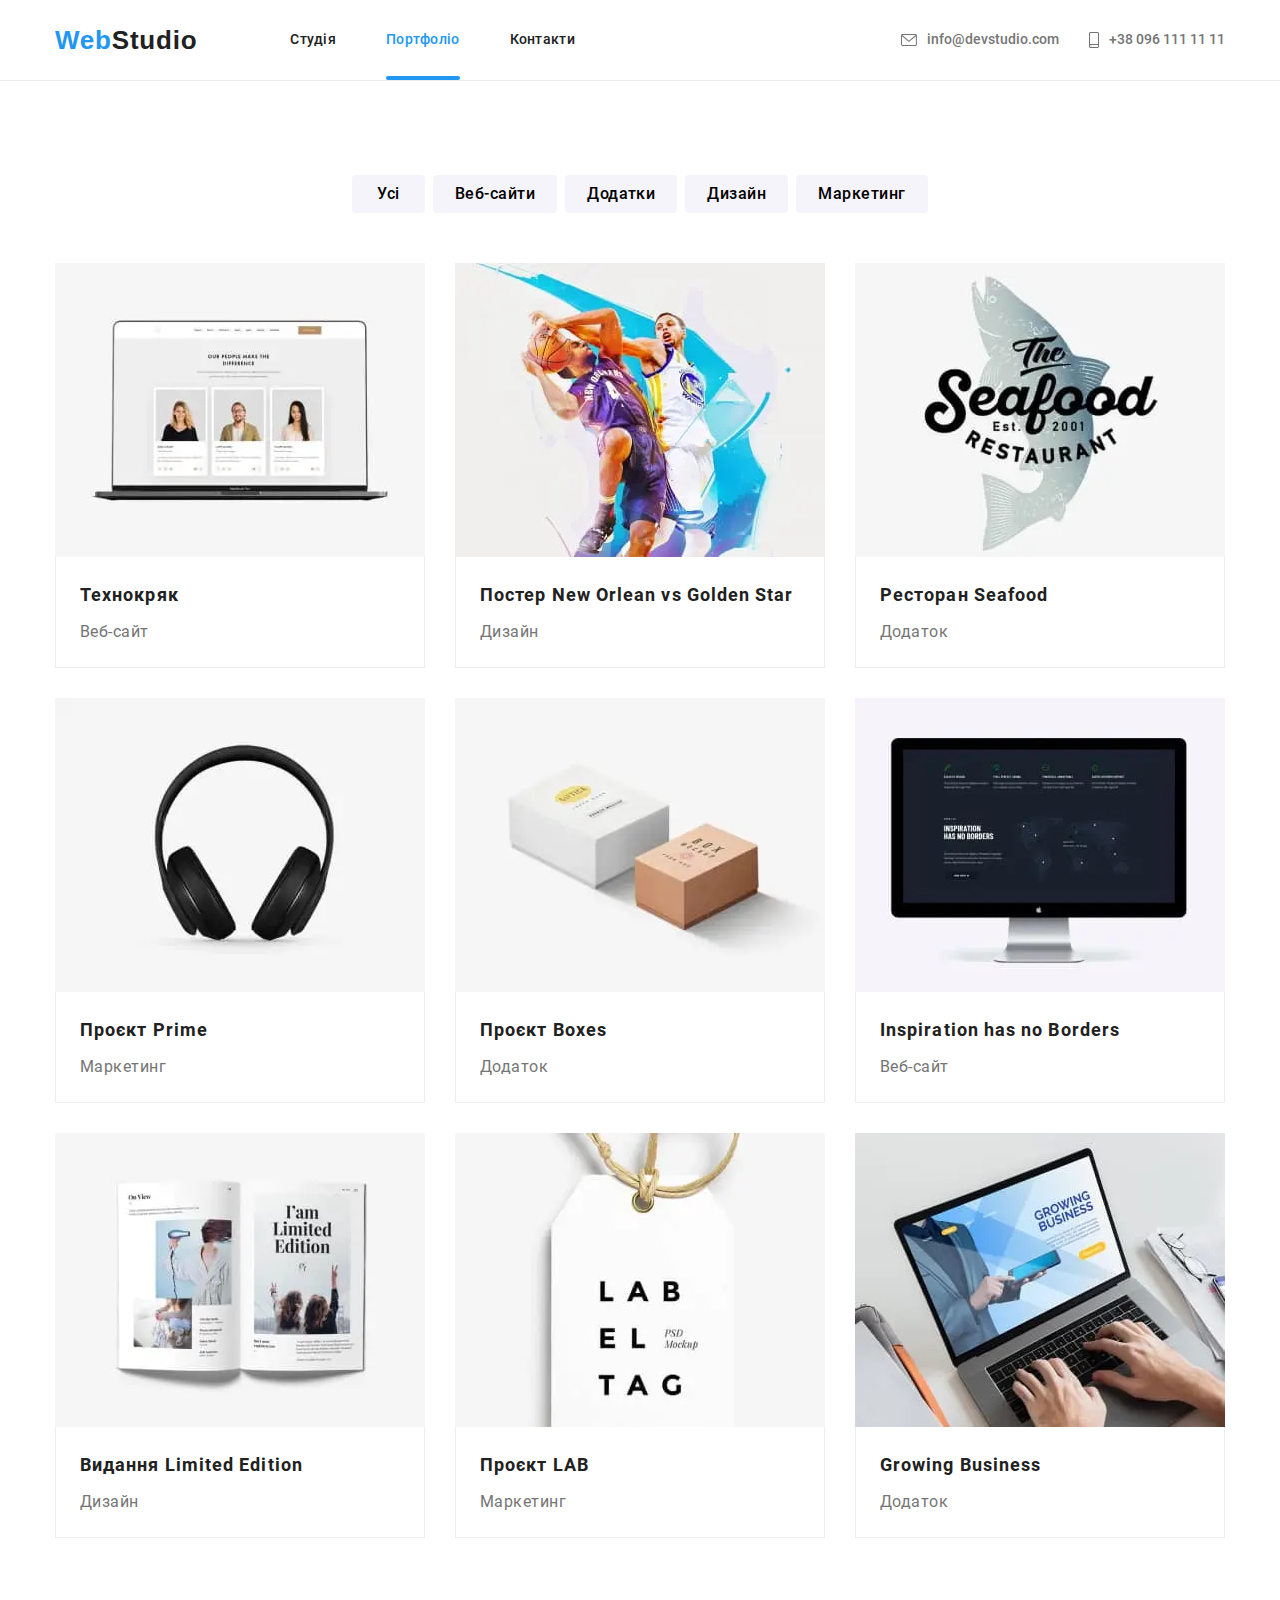
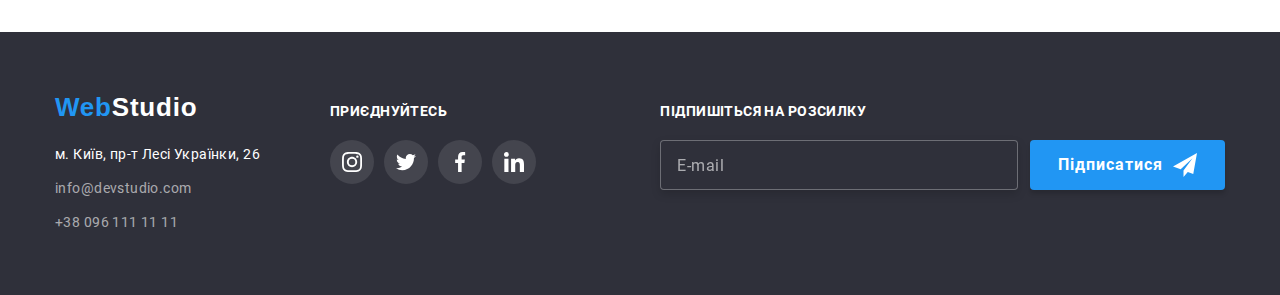
<file: portfolio.html>
<!DOCTYPE html>
<html lang="uk">
  <head>
    <meta charset="UTF-8" />
    <meta http-equiv="X-UA-Compatible" content="IE=edge" />
    <meta name="viewport" content="width=device-width, initial-scale=1.0" />
    <title>Portfolio</title>
    <!-- Завантаження шрифтів -->
    <!-- <link rel="preconnect" href="https://fonts.googleapis.com" />
    <link rel="preconnect" href="https://fonts.gstatic.com" crossorigin />
    <link
      href="https://fonts.googleapis.com/css2?family=Raleway:wght@700&family=Roboto:wght@400;500;700;900&display=swap"
      rel="stylesheet"
    /> -->
    <!-- нормализація стилів для роботи сторінок сайту на різних браузерах -->
    <!-- <link
      rel="stylesheet"
      href="https://cdnjs.cloudflare.com/ajax/libs/modern-normalize/1.1.0/modern-normalize.min.css"
    /> -->
    <!-- Завантаження таблиці стилів -->
    <link rel="stylesheet" href="./css/main.min.css" />
  </head>
  <body>
    <header class="header header--border">
      <div class="container header__container">
        <nav class="nav">
          <a href="./index.html" class="logo">Web<span class="logo__header">Studio</span></a>
          <ul class="nav__list">
            <li class="nav__item">
              <a href="./index.html" class="nav__link">Студія</a>
            </li>
            <li class="nav__item">
              <a href="./portfolio.html" class="nav__link current">Портфоліо</a>
            </li>
            <li class="nav__item"><a href="" class="nav__link">Контакти</a></li>
          </ul>
        </nav>

        <ul class="contacts">
          <li class="contacts__item">
            <a class="contacts__link" href="mailto:info@devstudio.com">
              <svg class="contacts__icon" width="16px" height="12px">
                <use href="./images/icons.svg#icon-envelope"></use>
              </svg>
              info@devstudio.com
            </a>
          </li>
          <li class="contacts__item">
            <a class="contacts__link" href="tel:+380961111111">
              <svg class="contacts__icon" width="10px" height="16px">
                <use href="./images/icons.svg#icon-smartphone"></use>
              </svg>
              +38 096 111 11 11
            </a>
          </li>
        </ul>

        <button class="header__btn-burger js-open-menu">
          <svg width="40px" height="40px" aria-label="Перемикач мобільного меню">
            <use class="icon-menu" href="./images/icons.svg#icon-burger-menu"></use>
            <!-- <use class="icon-cross" href="./images/icons.svg#icon-burger-cross"></use> -->
          </svg>
        </button>
      </div>
    </header>

    <main>
      <section class="projects">
        <div class="container">
          <h1 class="section-caption visually-hidden">Приклади робіт нашої студії</h1>
          <!-- фільтер -->
          <ul class="filter">
            <li class="filter__item">
              <button type="button" class="filter__btn filter__btn--first">Усі</button>
            </li>
            <li class="filter__item">
              <button type="button" class="filter__btn">Веб-сайти</button>
            </li>
            <li class="filter__item"><button type="button" class="filter__btn">Додатки</button></li>
            <li class="filter__item"><button type="button" class="filter__btn">Дизайн</button></li>
            <li class="filter__item">
              <button type="button" class="filter__btn">Маркетинг</button>
            </li>
          </ul>

          <!-- Список проектів -->
          <ul class="projects__list">
            <li class="projects__item">
              <a href="" class="projects__link">
                <div class="projects__thumb">
                  <picture>
                    <source
                      srcset="
                        ./images/portfolio/webp/img1-mobile.webp    1x,
                        ./images/portfolio/webp/img1-mobile@2x.webp 2x,
                        ./images/portfolio/webp/img1-mobile@3x.webp 3x
                      "
                      type="image/webp"
                      media="(max-width: 767px)"
                    />
                    <source
                      srcset="
                        ./images/portfolio/webp/img1-tablet.webp    1x,
                        ./images/portfolio/webp/img1-tablet@2x.webp 2x,
                        ./images/portfolio/webp/img1-tablet@3x.webp 3x
                      "
                      type="image/webp"
                      media="(max-width: 1199px)"
                    />
                    <source
                      srcset="
                        ./images/portfolio/webp/img1-desktop.webp    1x,
                        ./images/portfolio/webp/img1-desktop@2x.webp 2x,
                        ./images/portfolio/webp/img1-desktop@3x.webp 3x
                      "
                      type="image/webp"
                      media="(min-width: 1200px)"
                    />

                    <source
                      srcset="
                        ./images/portfolio/jpg/img1-mobile.jpg    1x,
                        ./images/portfolio/jpg/img1-mobile@2x.jpg 2x,
                        ./images/portfolio/jpg/img1-mobile@3x.jpg 3x
                      "
                      type="image/jpg"
                      media="(max-width: 767px)"
                    />
                    <source
                      srcset="
                        ./images/portfolio/jpg/img1-tablet.jpg    1x,
                        ./images/portfolio/jpg/img1-tablet@2x.jpg 2x,
                        ./images/portfolio/jpg/img1-tablet@3x.jpg 3x
                      "
                      type="image/jpg"
                      media="(max-width: 1199px)"
                    />
                    <source
                      srcset="
                        ./images/portfolio/jpg/img1-desktop.jpg    1x,
                        ./images/portfolio/jpg/img1-desktop@2x.jpg 2x,
                        ./images/portfolio/jpg/img1-desktop@3x.jpg 3x
                      "
                      type="image/jpg"
                      media="(min-width: 1200px)"
                    />

                    <img src="./images/portfolio/jpg/img1-mobile.jpg" alt="Технокряк, веб-сайт" />
                  </picture>

                  <p class="projects__overlay">
                    Ресурс пропонує комплексні пропозиції з різним рівнем функціоналу та сервісів.
                    Все це дозволить відвідувачу отримати вичерпні відомості про компанію чи
                    приватну особу.
                  </p>
                </div>
                <div class="projects__text-box">
                  <h2 class="projects__title">Технокряк</h2>
                  <p class="projects__subtitle">Веб-сайт</p>
                </div>
              </a>
            </li>

            <li class="projects__item">
              <a href="" class="projects__link">
                <div class="projects__thumb">
                  <picture>
                    <source
                      srcset="
                        ./images/portfolio/webp/img2-mobile.webp    1x,
                        ./images/portfolio/webp/img2-mobile@2x.webp 2x,
                        ./images/portfolio/webp/img2-mobile@3x.webp 3x
                      "
                      type="image/webp"
                      media="(max-width: 767px)"
                    />
                    <source
                      srcset="
                        ./images/portfolio/webp/img2-tablet.webp    1x,
                        ./images/portfolio/webp/img2-tablet@2x.webp 2x,
                        ./images/portfolio/webp/img2-tablet@3x.webp 3x
                      "
                      type="image/webp"
                      media="(max-width: 1199px)"
                    />
                    <source
                      srcset="
                        ./images/portfolio/webp/img2-desktop.webp    1x,
                        ./images/portfolio/webp/img2-desktop@2x.webp 2x,
                        ./images/portfolio/webp/img2-desktop@3x.webp 3x
                      "
                      type="image/webp"
                      media="(min-width: 1200px)"
                    />

                    <source
                      srcset="
                        ./images/portfolio/jpg/img2-mobile.jpg    1x,
                        ./images/portfolio/jpg/img2-mobile@2x.jpg 2x,
                        ./images/portfolio/jpg/img2-mobile@3x.jpg 3x
                      "
                      type="image/jpg"
                      media="(max-width: 767px)"
                    />
                    <source
                      srcset="
                        ./images/portfolio/jpg/img2-tablet.jpg    1x,
                        ./images/portfolio/jpg/img2-tablet@2x.jpg 2x,
                        ./images/portfolio/jpg/img2-tablet@3x.jpg 3x
                      "
                      type="image/jpg"
                      media="(max-width: 1199px)"
                    />
                    <source
                      srcset="
                        ./images/portfolio/jpg/img2-desktop.jpg    1x,
                        ./images/portfolio/jpg/img2-desktop@2x.jpg 2x,
                        ./images/portfolio/jpg/img2-desktop@3x.jpg 3x
                      "
                      type="image/jpg"
                      media="(min-width: 1200px)"
                    />

                    <img
                      src="./images/portfolio/jpg/img2-mobile.jpg"
                      alt="Постер New Orlean vs Golden Star, дизайн"
                    />
                  </picture>

                  <p class="projects__overlay">
                    Ресурс пропонує комплексні пропозиції з різним рівнем функціоналу та сервісів.
                    Все це дозволить відвідувачу отримати вичерпні відомості про компанію чи
                    приватну особу.
                  </p>
                </div>
                <div class="projects__text-box">
                  <h2 class="projects__title">Постер New Orlean vs Golden Star</h2>
                  <p class="projects__subtitle">Дизайн</p>
                </div>
              </a>
            </li>

            <li class="projects__item">
              <a href="" class="projects__link">
                <div class="projects__thumb">
                  <picture>
                    <source
                      srcset="
                        ./images/portfolio/webp/img3-mobile.webp    1x,
                        ./images/portfolio/webp/img3-mobile@2x.webp 2x,
                        ./images/portfolio/webp/img3-mobile@3x.webp 3x
                      "
                      type="image/webp"
                      media="(max-width: 767px)"
                    />
                    <source
                      srcset="
                        ./images/portfolio/webp/img3-tablet.webp    1x,
                        ./images/portfolio/webp/img3-tablet@2x.webp 2x,
                        ./images/portfolio/webp/img3-tablet@3x.webp 3x
                      "
                      type="image/webp"
                      media="(max-width: 1199px)"
                    />
                    <source
                      srcset="
                        ./images/portfolio/webp/img3-desktop.webp    1x,
                        ./images/portfolio/webp/img3-desktop@2x.webp 2x,
                        ./images/portfolio/webp/img3-desktop@3x.webp 3x
                      "
                      type="image/webp"
                      media="(min-width: 1200px)"
                    />

                    <source
                      srcset="
                        ./images/portfolio/jpg/img3-mobile.jpg    1x,
                        ./images/portfolio/jpg/img3-mobile@2x.jpg 2x,
                        ./images/portfolio/jpg/img3-mobile@3x.jpg 3x
                      "
                      type="image/jpg"
                      media="(max-width: 767px)"
                    />
                    <source
                      srcset="
                        ./images/portfolio/jpg/img3-tablet.jpg    1x,
                        ./images/portfolio/jpg/img3-tablet@2x.jpg 2x,
                        ./images/portfolio/jpg/img3-tablet@3x.jpg 3x
                      "
                      type="image/jpg"
                      media="(max-width: 1199px)"
                    />
                    <source
                      srcset="
                        ./images/portfolio/jpg/img3-desktop.jpg    1x,
                        ./images/portfolio/jpg/img3-desktop@2x.jpg 2x,
                        ./images/portfolio/jpg/img3-desktop@3x.jpg 3x
                      "
                      type="image/jpg"
                      media="(min-width: 1200px)"
                    />

                    <img
                      src="./images/portfolio/jpg/img3-mobile.jpg"
                      alt="Ресторан Seafood, додаток"
                    />
                  </picture>

                  <p class="projects__overlay">
                    Ресурс пропонує комплексні пропозиції з різним рівнем функціоналу та сервісів.
                    Все це дозволить відвідувачу отримати вичерпні відомості про компанію чи
                    приватну особу.
                  </p>
                </div>
                <div class="projects__text-box">
                  <h2 class="projects__title">Ресторан Seafood</h2>
                  <p class="projects__subtitle">Додаток</p>
                </div>
              </a>
            </li>

            <li class="projects__item">
              <a href="" class="projects__link">
                <div class="projects__thumb">
                  <picture>
                    <source
                      srcset="
                        ./images/portfolio/webp/img4-mobile.webp    1x,
                        ./images/portfolio/webp/img4-mobile@2x.webp 2x,
                        ./images/portfolio/webp/img4-mobile@3x.webp 3x
                      "
                      type="image/webp"
                      media="(max-width: 767px)"
                    />
                    <source
                      srcset="
                        ./images/portfolio/webp/img4-tablet.webp    1x,
                        ./images/portfolio/webp/img4-tablet@2x.webp 2x,
                        ./images/portfolio/webp/img4-tablet@3x.webp 3x
                      "
                      type="image/webp"
                      media="(max-width: 1199px)"
                    />
                    <source
                      srcset="
                        ./images/portfolio/webp/img4-desktop.webp    1x,
                        ./images/portfolio/webp/img4-desktop@2x.webp 2x,
                        ./images/portfolio/webp/img4-desktop@3x.webp 3x
                      "
                      type="image/webp"
                      media="(min-width: 1200px)"
                    />

                    <source
                      srcset="
                        ./images/portfolio/jpg/img4-mobile.jpg    1x,
                        ./images/portfolio/jpg/img4-mobile@2x.jpg 2x,
                        ./images/portfolio/jpg/img4-mobile@3x.jpg 3x
                      "
                      type="image/jpg"
                      media="(max-width: 767px)"
                    />
                    <source
                      srcset="
                        ./images/portfolio/jpg/img4-tablet.jpg    1x,
                        ./images/portfolio/jpg/img4-tablet@2x.jpg 2x,
                        ./images/portfolio/jpg/img4-tablet@3x.jpg 3x
                      "
                      type="image/jpg"
                      media="(max-width: 1199px)"
                    />
                    <source
                      srcset="
                        ./images/portfolio/jpg/img4-desktop.jpg    1x,
                        ./images/portfolio/jpg/img4-desktop@2x.jpg 2x,
                        ./images/portfolio/jpg/img4-desktop@3x.jpg 3x
                      "
                      type="image/jpg"
                      media="(min-width: 1200px)"
                    />

                    <img
                      src="./images/portfolio/jpg/img4-mobile.jpg"
                      alt="Проєкт Prime, маркетинг"
                    />
                  </picture>

                  <p class="projects__overlay">
                    Ресурс пропонує комплексні пропозиції з різним рівнем функціоналу та сервісів.
                    Все це дозволить відвідувачу отримати вичерпні відомості про компанію чи
                    приватну особу.
                  </p>
                </div>
                <div class="projects__text-box">
                  <h2 class="projects__title">Проєкт Prime</h2>
                  <p class="projects__subtitle">Маркетинг</p>
                </div>
              </a>
            </li>

            <li class="projects__item">
              <a href="" class="projects__link">
                <div class="projects__thumb">
                  <picture>
                    <source
                      srcset="
                        ./images/portfolio/webp/img5-mobile.webp    1x,
                        ./images/portfolio/webp/img5-mobile@2x.webp 2x,
                        ./images/portfolio/webp/img5-mobile@3x.webp 3x
                      "
                      type="image/webp"
                      media="(max-width: 767px)"
                    />
                    <source
                      srcset="
                        ./images/portfolio/webp/img5-tablet.webp    1x,
                        ./images/portfolio/webp/img5-tablet@2x.webp 2x,
                        ./images/portfolio/webp/img5-tablet@3x.webp 3x
                      "
                      type="image/webp"
                      media="(max-width: 1199px)"
                    />
                    <source
                      srcset="
                        ./images/portfolio/webp/img5-desktop.webp    1x,
                        ./images/portfolio/webp/img5-desktop@2x.webp 2x,
                        ./images/portfolio/webp/img5-desktop@3x.webp 3x
                      "
                      type="image/webp"
                      media="(min-width: 1200px)"
                    />

                    <source
                      srcset="
                        ./images/portfolio/jpg/img5-mobile.jpg    1x,
                        ./images/portfolio/jpg/img5-mobile@2x.jpg 2x,
                        ./images/portfolio/jpg/img5-mobile@3x.jpg 3x
                      "
                      type="image/jpg"
                      media="(max-width: 767px)"
                    />
                    <source
                      srcset="
                        ./images/portfolio/jpg/img5-tablet.jpg    1x,
                        ./images/portfolio/jpg/img5-tablet@2x.jpg 2x,
                        ./images/portfolio/jpg/img5-tablet@3x.jpg 3x
                      "
                      type="image/jpg"
                      media="(max-width: 1199px)"
                    />
                    <source
                      srcset="
                        ./images/portfolio/jpg/img5-desktop.jpg    1x,
                        ./images/portfolio/jpg/img5-desktop@2x.jpg 2x,
                        ./images/portfolio/jpg/img5-desktop@3x.jpg 3x
                      "
                      type="image/jpg"
                      media="(min-width: 1200px)"
                    />

                    <img src="./images/portfolio/jpg/img5-mobile.jpg" alt="Проєкт Boxes, додаток" />
                  </picture>

                  <p class="projects__overlay">
                    Ресурс пропонує комплексні пропозиції з різним рівнем функціоналу та сервісів.
                    Все це дозволить відвідувачу отримати вичерпні відомості про компанію чи
                    приватну особу.
                  </p>
                </div>
                <div class="projects__text-box">
                  <h2 class="projects__title">Проєкт Boxes</h2>
                  <p class="projects__subtitle">Додаток</p>
                </div>
              </a>
            </li>

            <li class="projects__item">
              <a href="" class="projects__link">
                <div class="projects__thumb">
                  <picture>
                    <source
                      srcset="
                        ./images/portfolio/webp/img6-mobile.webp    1x,
                        ./images/portfolio/webp/img6-mobile@2x.webp 2x,
                        ./images/portfolio/webp/img6-mobile@3x.webp 3x
                      "
                      type="image/webp"
                      media="(max-width: 767px)"
                    />
                    <source
                      srcset="
                        ./images/portfolio/webp/img6-tablet.webp    1x,
                        ./images/portfolio/webp/img6-tablet@2x.webp 2x,
                        ./images/portfolio/webp/img6-tablet@3x.webp 3x
                      "
                      type="image/webp"
                      media="(max-width: 1199px)"
                    />
                    <source
                      srcset="
                        ./images/portfolio/webp/img6-desktop.webp    1x,
                        ./images/portfolio/webp/img6-desktop@2x.webp 2x,
                        ./images/portfolio/webp/img6-desktop@3x.webp 3x
                      "
                      type="image/webp"
                      media="(min-width: 1200px)"
                    />

                    <source
                      srcset="
                        ./images/portfolio/jpg/img6-mobile.jpg    1x,
                        ./images/portfolio/jpg/img6-mobile@2x.jpg 2x,
                        ./images/portfolio/jpg/img6-mobile@3x.jpg 3x
                      "
                      type="image/jpg"
                      media="(max-width: 767px)"
                    />
                    <source
                      srcset="
                        ./images/portfolio/jpg/img6-tablet.jpg    1x,
                        ./images/portfolio/jpg/img6-tablet@2x.jpg 2x,
                        ./images/portfolio/jpg/img6-tablet@3x.jpg 3x
                      "
                      type="image/jpg"
                      media="(max-width: 1199px)"
                    />
                    <source
                      srcset="
                        ./images/portfolio/jpg/img6-desktop.jpg    1x,
                        ./images/portfolio/jpg/img6-desktop@2x.jpg 2x,
                        ./images/portfolio/jpg/img6-desktop@3x.jpg 3x
                      "
                      type="image/jpg"
                      media="(min-width: 1200px)"
                    />

                    <img
                      src="./images/portfolio/jpg/img6-mobile.jpg"
                      alt="Inspiration has no Borders, веб-сайт"
                    />
                  </picture>

                  <p class="projects__overlay">
                    Ресурс пропонує комплексні пропозиції з різним рівнем функціоналу та сервісів.
                    Все це дозволить відвідувачу отримати вичерпні відомості про компанію чи
                    приватну особу.
                  </p>
                </div>
                <div class="projects__text-box">
                  <h2 class="projects__title">Inspiration has no Borders</h2>
                  <p class="projects__subtitle">Веб-сайт</p>
                </div>
              </a>
            </li>

            <li class="projects__item">
              <a href="" class="projects__link">
                <div class="projects__thumb">
                  <picture>
                    <source
                      srcset="
                        ./images/portfolio/webp/img7-mobile.webp    1x,
                        ./images/portfolio/webp/img7-mobile@2x.webp 2x,
                        ./images/portfolio/webp/img7-mobile@3x.webp 3x
                      "
                      type="image/webp"
                      media="(max-width: 767px)"
                    />
                    <source
                      srcset="
                        ./images/portfolio/webp/img7-tablet.webp    1x,
                        ./images/portfolio/webp/img7-tablet@2x.webp 2x,
                        ./images/portfolio/webp/img7-tablet@3x.webp 3x
                      "
                      type="image/webp"
                      media="(max-width: 1199px)"
                    />
                    <source
                      srcset="
                        ./images/portfolio/webp/img7-desktop.webp    1x,
                        ./images/portfolio/webp/img7-desktop@2x.webp 2x,
                        ./images/portfolio/webp/img7-desktop@3x.webp 3x
                      "
                      type="image/webp"
                      media="(min-width: 1200px)"
                    />

                    <source
                      srcset="
                        ./images/portfolio/jpg/img7-mobile.jpg    1x,
                        ./images/portfolio/jpg/img7-mobile@2x.jpg 2x,
                        ./images/portfolio/jpg/img7-mobile@3x.jpg 3x
                      "
                      type="image/jpg"
                      media="(max-width: 767px)"
                    />
                    <source
                      srcset="
                        ./images/portfolio/jpg/img7-tablet.jpg    1x,
                        ./images/portfolio/jpg/img7-tablet@2x.jpg 2x,
                        ./images/portfolio/jpg/img7-tablet@3x.jpg 3x
                      "
                      type="image/jpg"
                      media="(max-width: 1199px)"
                    />
                    <source
                      srcset="
                        ./images/portfolio/jpg/img7-desktop.jpg    1x,
                        ./images/portfolio/jpg/img7-desktop@2x.jpg 2x,
                        ./images/portfolio/jpg/img7-desktop@3x.jpg 3x
                      "
                      type="image/jpg"
                      media="(min-width: 1200px)"
                    />

                    <img
                      src="./images/portfolio/jpg/img7-mobile.jpg"
                      alt="Видання Limited Edition, дизайн"
                    />
                  </picture>

                  <p class="projects__overlay">
                    Ресурс пропонує комплексні пропозиції з різним рівнем функціоналу та сервісів.
                    Все це дозволить відвідувачу отримати вичерпні відомості про компанію чи
                    приватну особу.
                  </p>
                </div>
                <div class="projects__text-box">
                  <h2 class="projects__title">Видання Limited Edition</h2>
                  <p class="projects__subtitle">Дизайн</p>
                </div>
              </a>
            </li>

            <li class="projects__item">
              <a href="" class="projects__link">
                <div class="projects__thumb">
                  <picture>
                    <source
                      srcset="
                        ./images/portfolio/webp/img8-mobile.webp    1x,
                        ./images/portfolio/webp/img8-mobile@2x.webp 2x,
                        ./images/portfolio/webp/img8-mobile@3x.webp 3x
                      "
                      type="image/webp"
                      media="(max-width: 767px)"
                    />
                    <source
                      srcset="
                        ./images/portfolio/webp/img8-tablet.webp    1x,
                        ./images/portfolio/webp/img8-tablet@2x.webp 2x,
                        ./images/portfolio/webp/img8-tablet@3x.webp 3x
                      "
                      type="image/webp"
                      media="(max-width: 1199px)"
                    />
                    <source
                      srcset="
                        ./images/portfolio/webp/img8-desktop.webp    1x,
                        ./images/portfolio/webp/img8-desktop@2x.webp 2x,
                        ./images/portfolio/webp/img8-desktop@3x.webp 3x
                      "
                      type="image/webp"
                      media="(min-width: 1200px)"
                    />

                    <source
                      srcset="
                        ./images/portfolio/jpg/img8-mobile.jpg    1x,
                        ./images/portfolio/jpg/img8-mobile@2x.jpg 2x,
                        ./images/portfolio/jpg/img8-mobile@3x.jpg 3x
                      "
                      type="image/jpg"
                      media="(max-width: 767px)"
                    />
                    <source
                      srcset="
                        ./images/portfolio/jpg/img8-tablet.jpg    1x,
                        ./images/portfolio/jpg/img8-tablet@2x.jpg 2x,
                        ./images/portfolio/jpg/img8-tablet@3x.jpg 3x
                      "
                      type="image/jpg"
                      media="(max-width: 1199px)"
                    />
                    <source
                      srcset="
                        ./images/portfolio/jpg/img8-desktop.jpg    1x,
                        ./images/portfolio/jpg/img8-desktop@2x.jpg 2x,
                        ./images/portfolio/jpg/img8-desktop@3x.jpg 3x
                      "
                      type="image/jpg"
                      media="(min-width: 1200px)"
                    />

                    <img src="./images/portfolio/jpg/img8-mobile.jpg" alt="Проєкт LAB, маркетинг" />
                  </picture>

                  <p class="projects__overlay">
                    Ресурс пропонує комплексні пропозиції з різним рівнем функціоналу та сервісів.
                    Все це дозволить відвідувачу отримати вичерпні відомості про компанію чи
                    приватну особу.
                  </p>
                </div>
                <div class="projects__text-box">
                  <h2 class="projects__title">Проєкт LAB</h2>
                  <p class="projects__subtitle">Маркетинг</p>
                </div>
              </a>
            </li>

            <li class="projects__item">
              <a href="" class="projects__link">
                <div class="projects__thumb">
                  <picture>
                    <source
                      srcset="
                        ./images/portfolio/webp/img9-mobile.webp    1x,
                        ./images/portfolio/webp/img9-mobile@2x.webp 2x,
                        ./images/portfolio/webp/img9-mobile@3x.webp 3x
                      "
                      type="image/webp"
                      media="(max-width: 767px)"
                    />
                    <source
                      srcset="
                        ./images/portfolio/webp/img9-tablet.webp    1x,
                        ./images/portfolio/webp/img9-tablet@2x.webp 2x,
                        ./images/portfolio/webp/img9-tablet@3x.webp 3x
                      "
                      type="image/webp"
                      media="(max-width: 1199px)"
                    />
                    <source
                      srcset="
                        ./images/portfolio/webp/img9-desktop.webp    1x,
                        ./images/portfolio/webp/img9-desktop@2x.webp 2x,
                        ./images/portfolio/webp/img9-desktop@3x.webp 3x
                      "
                      type="image/webp"
                      media="(min-width: 1200px)"
                    />

                    <source
                      srcset="
                        ./images/portfolio/jpg/img9-mobile.jpg    1x,
                        ./images/portfolio/jpg/img9-mobile@2x.jpg 2x,
                        ./images/portfolio/jpg/img9-mobile@3x.jpg 3x
                      "
                      type="image/jpg"
                      media="(max-width: 767px)"
                    />
                    <source
                      srcset="
                        ./images/portfolio/jpg/img9-tablet.jpg    1x,
                        ./images/portfolio/jpg/img9-tablet@2x.jpg 2x,
                        ./images/portfolio/jpg/img9-tablet@3x.jpg 3x
                      "
                      type="image/jpg"
                      media="(max-width: 1199px)"
                    />
                    <source
                      srcset="
                        ./images/portfolio/jpg/img9-desktop.jpg    1x,
                        ./images/portfolio/jpg/img9-desktop@2x.jpg 2x,
                        ./images/portfolio/jpg/img9-desktop@3x.jpg 3x
                      "
                      type="image/jpg"
                      media="(min-width: 1200px)"
                    />

                    <img
                      src="./images/portfolio/jpg/img9-mobile.jpg"
                      alt="Growing Business, додаток"
                    />
                  </picture>

                  <p class="projects__overlay">
                    Ресурс пропонує комплексні пропозиції з різним рівнем функціоналу та сервісів.
                    Все це дозволить відвідувачу отримати вичерпні відомості про компанію чи
                    приватну особу.
                  </p>
                </div>
                <div class="projects__text-box">
                  <h2 class="projects__title">Growing Business</h2>
                  <p class="projects__subtitle">Додаток</p>
                </div>
              </a>
            </li>
          </ul>
        </div>
      </section>
    </main>

    <footer class="footer">
      <div class="container footer__container">
        <div class="footer__item">
          <a href="./index.html" class="logo footer__logo"
            >Web<span class="logo__footer">Studio</span></a
          >
          <address class="address">
            <ul class="address__list">
              <li class="address__item">
                <a
                  class="address__link address__link--map"
                  href="https://goo.gl/maps/CPtrU1FHBa2aNyZL9"
                  target="_blank"
                  rel="noopener noreferrer nofollow"
                  >м. Київ, пр-т Лесі Українки, 26</a
                >
              </li>
              <li class="address__item">
                <a href="mailto:info@devstudio.com" class="address__link">info@devstudio.com</a>
              </li>
              <li class="address__item">
                <a href="tel:+380961111111" class="address__link">+38 096 111 11 11</a>
              </li>
            </ul>
          </address>
        </div>

        <div class="footer__item">
          <p class="footer__title">Приєднуйтесь</p>
          <ul class="social-list">
            <li class="social-list__item">
              <a class="social-list__link social-list__link--down" href="#">
                <svg class="social-list__icon" width="20px" height="20px">
                  <use href="./images/icons.svg#icon-instagram"></use>
                </svg>
              </a>
            </li>
            <li class="social-list__item">
              <a class="social-list__link social-list__link--down" href="#">
                <svg class="social-list__icon" width="20px" height="20px">
                  <use href="./images/icons.svg#icon-twitter"></use>
                </svg>
              </a>
            </li>
            <li class="social-list__item">
              <a class="social-list__link social-list__link--down" href="#">
                <svg class="social-list__icon" width="20px" height="20px">
                  <use href="./images/icons.svg#icon-facebook"></use>
                </svg>
              </a>
            </li>
            <li class="social-list__item">
              <a class="social-list__link social-list__link--down" href="#">
                <svg class="social-list__icon" width="20px" height="20px">
                  <use href="./images/icons.svg#icon-linkedin"></use>
                </svg>
              </a>
            </li>
          </ul>
        </div>

        <div class="footer__item">
          <p class="footer__title">Підпишіться на розсилку</p>

          <form class="footer__form">
            <input
              type="email"
              class="footer__input"
              name="email"
              id="subscribe"
              placeholder="E-mail"
            />

            <button type="submit" class="btn footer__btn">
              Підписатися
              <svg class="social-list__icon" width="24px" height="24px">
                <use href="./images/icons.svg#icon-subscribe"></use>
              </svg>
            </button>
          </form>
        </div>
      </div>
    </footer>

    <!-- Мобільне меню -->
    <div class="mobile-menu js-menu-container">
      <div class="mobile-menu__container">
        <button class="mobile-menu__close-button js-close-menu">
          <svg width="40px" height="40px">
            <use class="mobile-menu__icon-cross" href="./images/icons.svg#icon-burger-cross"></use>
          </svg>
        </button>

        <nav class="mobile-menu__nav">
          <ul class="mobile-menu__nav-list">
            <li class="mobile-menu__nav-item">
              <a href="./index.html" class="mobile-menu__nav-link">Студія</a>
            </li>
            <li class="mobile-menu__nav-item">
              <a href="./portfolio.html" class="mobile-menu__nav-link mobile-menu__current"
                >Портфоліо</a
              >
            </li>
            <li class="mobile-menu__nav-item">
              <a href="" class="mobile-menu__nav-link">Контакти</a>
            </li>
          </ul>
        </nav>

        <ul class="mobile-menu__contacts">
          <li class="mobile-menu__contacts-item">
            <a class="mobile-menu__contacts-link" href="tel:+380961111111"> +38 096 111 11 11 </a>
          </li>
          <li class="mobile-menu__contacts-item">
            <a class="mobile-menu__contacts-link" href="mailto:info@devstudio.com">
              info@devstudio.com
            </a>
          </li>
        </ul>

        <ul class="mobile-menu__social-list">
          <li class="mobile-menu__social-list-item">
            <a class="mobile-menu__social-list-link" href="#">Instagram</a>
          </li>
          <li class="mobile-menu__social-list-item">
            <a class="mobile-menu__social-list-link" href="#">Twitter</a>
          </li>
          <li class="mobile-menu__social-list-item">
            <a class="mobile-menu__social-list-link" href="#">Facebook</a>
          </li>
          <li class="mobile-menu__social-list-item">
            <a class="mobile-menu__social-list-link" href="#">Linkedin</a>
          </li>
        </ul>
      </div>
    </div>

    <script src="./js/mobile-menu.js"></script>
  </body>
</html>
</file>
<file: css/main.min.css>
/*! modern-normalize v1.1.0 | MIT License | https://github.com/sindresorhus/modern-normalize */*,::before,::after{-webkit-box-sizing:border-box;box-sizing:border-box}html{line-height:1.15;-webkit-text-size-adjust:100%;-moz-tab-size:4;-o-tab-size:4;tab-size:4}body{margin:0;font-family:system-ui,-apple-system,"Segoe UI",Roboto,Helvetica,Arial,sans-serif,"Apple Color Emoji","Segoe UI Emoji"}hr{height:0;color:inherit}abbr[title]{-webkit-text-decoration:underline dotted;text-decoration:underline dotted}b,strong{font-weight:bolder}code,kbd,samp,pre{font-family:ui-monospace,SFMono-Regular,Consolas,"Liberation Mono",Menlo,monospace;font-size:1em}small{font-size:80%}sub,sup{font-size:75%;line-height:0;position:relative;vertical-align:baseline}sub{bottom:-0.25em}sup{top:-0.5em}table{text-indent:0;border-color:inherit}button,input,optgroup,select,textarea{font-family:inherit;font-size:100%;line-height:1.15;margin:0}button,select{text-transform:none}button,[type=button],[type=reset],[type=submit]{-webkit-appearance:button}::-moz-focus-inner{border-style:none;padding:0}:-moz-focusring{outline:1px dotted ButtonText}:-moz-ui-invalid{box-shadow:none}legend{padding:0}progress{vertical-align:baseline}::-webkit-inner-spin-button,::-webkit-outer-spin-button{height:auto}[type=search]{-webkit-appearance:textfield;outline-offset:-2px}::-webkit-search-decoration{-webkit-appearance:none}::-webkit-file-upload-button{-webkit-appearance:button;font:inherit}summary{display:list-item}:root{--logo-color: #2196f3;--logo-second-color: #212121;--logo-third-color: #ffffff;--main-color: #212121;--main-second-color: #757575;--main-third-color: #ffffff;--link-footer-color: rgba(255, 255, 255, 0.6);--base-background: #ffffff;--hero-background: #2f303a;--team-background: #f5f4fa;--footer-background: #2f303a;--button-hero-background: #2196f3;--button-background: #f5f4fa;--action-color: #2196f3;--action-second-color: #ffffff;--action-button-background: #2196f3;--action-button-second-background: #188ce8;--border-color: #eeeeee;--hero-second-background: #c4c4c4;--features-background: #f5f4fa;--color-soc-icon: #afb1b8;--footer-second-background: rgba(255, 255, 255, 0.1)}.visually-hidden{position:absolute;white-space:nowrap;width:1px;height:1px;overflow:hidden;border:0;padding:0;clip:rect(0 0 0 0);-webkit-clip-path:inset(50%);clip-path:inset(50%);margin:-1px}@font-face{font-family:"Roboto";font-style:normal;font-weight:400;src:url("../fonts/roboto-v30-latin_cyrillic-regular.eot");src:local(""),url("../fonts/roboto-v30-latin_cyrillic-regular.eot?#iefix") format("embedded-opentype"),url("../fonts/roboto-v30-latin_cyrillic-regular.woff2") format("woff2"),url("../fonts/roboto-v30-latin_cyrillic-regular.woff") format("woff"),url("../fonts/roboto-v30-latin_cyrillic-regular.ttf") format("truetype"),url("../fonts/roboto-v30-latin_cyrillic-regular.svg#Roboto") format("svg")}@font-face{font-family:"Roboto";font-style:normal;font-weight:500;src:url("../fonts/roboto-v30-latin_cyrillic-500.eot");src:local(""),url("../fonts/roboto-v30-latin_cyrillic-500.eot?#iefix") format("embedded-opentype"),url("../fonts/roboto-v30-latin_cyrillic-500.woff2") format("woff2"),url("../fonts/roboto-v30-latin_cyrillic-500.woff") format("woff"),url("../fonts/roboto-v30-latin_cyrillic-500.ttf") format("truetype"),url("../fonts/roboto-v30-latin_cyrillic-500.svg#Roboto") format("svg")}@font-face{font-family:"Roboto";font-style:normal;font-weight:700;src:url("../fonts/roboto-v30-latin_cyrillic-700.eot");src:local(""),url("../fonts/roboto-v30-latin_cyrillic-700.eot?#iefix") format("embedded-opentype"),url("../fonts/roboto-v30-latin_cyrillic-700.woff2") format("woff2"),url("../fonts/roboto-v30-latin_cyrillic-700.woff") format("woff"),url("../fonts/roboto-v30-latin_cyrillic-700.ttf") format("truetype"),url("../fonts/roboto-v30-latin_cyrillic-700.svg#Roboto") format("svg")}@font-face{font-family:"Roboto";font-style:normal;font-weight:900;src:url("../fonts/roboto-v30-latin_cyrillic-900.eot");src:local(""),url("../fonts/roboto-v30-latin_cyrillic-900.eot?#iefix") format("embedded-opentype"),url("../fonts/roboto-v30-latin_cyrillic-900.woff2") format("woff2"),url("../fonts/roboto-v30-latin_cyrillic-900.woff") format("woff"),url("../fonts/roboto-v30-latin_cyrillic-900.ttf") format("truetype"),url("../fonts/roboto-v30-latin_cyrillic-900.svg#Roboto") format("svg")}body{font-family:"Roboto",sans-serif;color:var(--main-color);background-color:var(--base-background)}img{display:block;max-width:100%;height:auto}ul{list-style:none;padding:0;margin:0}h1,h2,h3,h4,h5,h6{margin:0}p{margin:0}.backdrop{position:fixed;left:0;top:0;width:100%;height:100%;background-color:rgba(0,0,0,.2);visibility:visible;opacity:1;-webkit-transition:opacity 250ms cubic-bezier(0.4, 0, 0.2, 1),visibility 250ms cubic-bezier(0.4, 0, 0.2, 1);transition:opacity 250ms cubic-bezier(0.4, 0, 0.2, 1),visibility 250ms cubic-bezier(0.4, 0, 0.2, 1)}.is-hidden{visibility:hidden;opacity:0;pointer-events:none}.btn{padding:10px 32px;border:none;font-family:inherit;font-weight:700;font-size:16px;line-height:1.88;text-align:center;letter-spacing:.06em;color:var(--main-third-color);cursor:pointer;background-color:var(--button-hero-background);-webkit-box-shadow:0px 4px 4px rgba(0,0,0,.15);box-shadow:0px 4px 4px rgba(0,0,0,.15);border-radius:4px;-webkit-transition:background-color 250ms cubic-bezier(0.4, 0, 0.2, 1),-webkit-box-shadow 250ms cubic-bezier(0.4, 0, 0.2, 1);transition:background-color 250ms cubic-bezier(0.4, 0, 0.2, 1),-webkit-box-shadow 250ms cubic-bezier(0.4, 0, 0.2, 1);transition:background-color 250ms cubic-bezier(0.4, 0, 0.2, 1),box-shadow 250ms cubic-bezier(0.4, 0, 0.2, 1);transition:background-color 250ms cubic-bezier(0.4, 0, 0.2, 1),box-shadow 250ms cubic-bezier(0.4, 0, 0.2, 1),-webkit-box-shadow 250ms cubic-bezier(0.4, 0, 0.2, 1)}.btn:hover,.btn:focus{background-color:var(--action-button-second-background);-webkit-box-shadow:0px 4px 4px rgba(0,0,0,.15);box-shadow:0px 4px 4px rgba(0,0,0,.15)}.contacts{display:none}@media screen and (min-width: 768px){.contacts{display:-webkit-box;display:-ms-flexbox;display:flex;-webkit-box-orient:vertical;-webkit-box-direction:normal;-ms-flex-direction:column;flex-direction:column;-webkit-box-pack:center;-ms-flex-pack:center;justify-content:center;margin-left:auto}}@media screen and (min-width: 1200px){.contacts{-webkit-box-orient:horizontal;-webkit-box-direction:normal;-ms-flex-direction:row;flex-direction:row;-webkit-box-align:center;-ms-flex-align:center;align-items:center}}@media screen and (min-width: 768px)and (max-width: 1199px){.contacts__item:not(:last-child){padding-bottom:10px}}@media screen and (min-width: 1200px){.contacts__item{padding-top:32px;padding-bottom:32px}.contacts__item:not(:last-child){margin-right:30px}}.contacts__link{display:-webkit-box;display:-ms-flexbox;display:flex;-webkit-box-align:center;-ms-flex-align:center;align-items:center;font-weight:500;font-size:14px;line-height:1.14;text-decoration:none;color:var(--main-second-color);-webkit-transition:color 250ms cubic-bezier(0.4, 0, 0.2, 1);transition:color 250ms cubic-bezier(0.4, 0, 0.2, 1)}.contacts__link:hover,.contacts__link:focus{color:var(--action-color)}.contacts__icon{fill:currentColor;margin-right:10px}.container{margin:0 auto;padding:0 15px}@media screen and (min-width: 480px){.container{width:480px}}@media screen and (min-width: 768px){.container{width:768px}}@media screen and (min-width: 1200px){.container{width:1200px}}.filter{display:-webkit-box;display:-ms-flexbox;display:flex;-ms-flex-wrap:wrap;flex-wrap:wrap;row-gap:15px;margin-bottom:40px}@media screen and (min-width: 768px){.filter{margin-bottom:30px;-webkit-box-pack:center;-ms-flex-pack:center;justify-content:center}}@media screen and (min-width: 1200px){.filter{margin-bottom:50px}}.filter__item:not(:last-child){margin-right:8px}.filter__btn{padding:6px 22px;font-family:inherit;font-weight:500;font-size:16px;line-height:1.63;text-align:center;letter-spacing:.03em;cursor:pointer;background-color:var(--button-background);border-radius:4px;border:none;-webkit-box-shadow:none;box-shadow:none;-webkit-transition:color 250ms cubic-bezier(0.4, 0, 0.2, 1),background-color 250ms cubic-bezier(0.4, 0, 0.2, 1),-webkit-box-shadow 250ms cubic-bezier(0.4, 0, 0.2, 1);transition:color 250ms cubic-bezier(0.4, 0, 0.2, 1),background-color 250ms cubic-bezier(0.4, 0, 0.2, 1),-webkit-box-shadow 250ms cubic-bezier(0.4, 0, 0.2, 1);transition:color 250ms cubic-bezier(0.4, 0, 0.2, 1),background-color 250ms cubic-bezier(0.4, 0, 0.2, 1),box-shadow 250ms cubic-bezier(0.4, 0, 0.2, 1);transition:color 250ms cubic-bezier(0.4, 0, 0.2, 1),background-color 250ms cubic-bezier(0.4, 0, 0.2, 1),box-shadow 250ms cubic-bezier(0.4, 0, 0.2, 1),-webkit-box-shadow 250ms cubic-bezier(0.4, 0, 0.2, 1)}.filter__btn:hover,.filter__btn:focus{color:var(--action-second-color);background-color:var(--action-button-background);-webkit-box-shadow:0px 3px 1px rgba(0,0,0,.1),0px 1px 2px rgba(0,0,0,.08),0px 2px 2px rgba(0,0,0,.12);box-shadow:0px 3px 1px rgba(0,0,0,.1),0px 1px 2px rgba(0,0,0,.08),0px 2px 2px rgba(0,0,0,.12)}.filter__btn--first{padding:6px 25px}.logo{font-family:"Raleway",sans-serif;font-weight:700;font-size:26px;line-height:1.19;letter-spacing:.03em;text-decoration:none;color:var(--logo-color)}.mobile-menu{position:fixed;top:0;left:0;-webkit-transform:translateX(-100%);transform:translateX(-100%);width:100%;height:100%;background-color:var(--base-background);-webkit-transition:-webkit-transform 250ms cubic-bezier(0.4, 0, 0.2, 1);transition:-webkit-transform 250ms cubic-bezier(0.4, 0, 0.2, 1);transition:transform 250ms cubic-bezier(0.4, 0, 0.2, 1);transition:transform 250ms cubic-bezier(0.4, 0, 0.2, 1), -webkit-transform 250ms cubic-bezier(0.4, 0, 0.2, 1)}.mobile-menu.is-open{-webkit-transform:translateX(0);transform:translateX(0)}.mobile-menu__container{display:-webkit-box;display:-ms-flexbox;display:flex;-webkit-box-orient:vertical;-webkit-box-direction:normal;-ms-flex-direction:column;flex-direction:column;height:inherit;padding:48px 40px}.mobile-menu__close-button{position:absolute;display:-webkit-box;display:-ms-flexbox;display:flex;top:10px;right:15px;border:none;background-color:rgba(0,0,0,0);-webkit-transition:color 250ms cubic-bezier(0.4, 0, 0.2, 1);transition:color 250ms cubic-bezier(0.4, 0, 0.2, 1);fill:currentColor}.mobile-menu__close-button:hover,.mobile-menu__close-button:focus{color:var(--action-color)}.mobile-menu__nav{-webkit-box-flex:1;-ms-flex-positive:1;flex-grow:1}.mobile-menu__nav-item:not(:last-child){margin-bottom:32px}.mobile-menu__nav-link{display:block;font-weight:500;font-size:40px;line-height:1.18;text-decoration:none;letter-spacing:.02em;color:var(--main-color);-webkit-transition:color 250ms cubic-bezier(0.4, 0, 0.2, 1);transition:color 250ms cubic-bezier(0.4, 0, 0.2, 1)}.mobile-menu__nav-link:hover,.mobile-menu__nav-link:focus{color:var(--action-color)}.mobile-menu__current{color:var(--action-color)}.mobile-menu__contacts{margin-top:30px;margin-bottom:64px}.mobile-menu__contacts-item{font-size:24px;line-height:1.17;letter-spacing:.02em}.mobile-menu__contacts-item:first-child{font-size:34px;line-height:1.18;margin-bottom:32px}.mobile-menu__contacts-link{font-weight:500;text-decoration:none;color:var(--main-second-color);-webkit-transition:color 250ms cubic-bezier(0.4, 0, 0.2, 1);transition:color 250ms cubic-bezier(0.4, 0, 0.2, 1)}.mobile-menu__contacts-link:hover,.mobile-menu__contacts-link:focus{color:var(--action-color)}.mobile-menu__social-list{display:-webkit-inline-box;display:-ms-inline-flexbox;display:inline-flex;-ms-flex-wrap:wrap;flex-wrap:wrap;margin:0px -10px}.mobile-menu__social-list-item{display:-webkit-box;display:-ms-flexbox;display:flex;padding:0px 10px}.mobile-menu__social-list-item:not(:last-child){border-right:1px solid rgba(33,33,33,.2)}.mobile-menu__social-list-link{text-decoration:none;font-family:"Roboto";font-style:normal;font-weight:500;font-size:18px;line-height:1.22;letter-spacing:.02em;color:var(--action-color)}.modal{position:absolute;top:50%;left:50%;-webkit-transform:translate(-50%, -50%) scale(1);transform:translate(-50%, -50%) scale(1);padding:40px;max-width:450px;width:calc(100% - 30px);border-radius:4px;background-color:var(--base-background);-webkit-box-shadow:0px 1px 3px rgba(0,0,0,.12),0px 1px 1px rgba(0,0,0,.14),0px 2px 1px rgba(0,0,0,.2);box-shadow:0px 1px 3px rgba(0,0,0,.12),0px 1px 1px rgba(0,0,0,.14),0px 2px 1px rgba(0,0,0,.2);-webkit-transition:-webkit-transform 250ms cubic-bezier(0.4, 0, 0.2, 1),-webkit-box-shadow 250ms cubic-bezier(0.4, 0, 0.2, 1);transition:-webkit-transform 250ms cubic-bezier(0.4, 0, 0.2, 1),-webkit-box-shadow 250ms cubic-bezier(0.4, 0, 0.2, 1);transition:transform 250ms cubic-bezier(0.4, 0, 0.2, 1),box-shadow 250ms cubic-bezier(0.4, 0, 0.2, 1);transition:transform 250ms cubic-bezier(0.4, 0, 0.2, 1),box-shadow 250ms cubic-bezier(0.4, 0, 0.2, 1),-webkit-transform 250ms cubic-bezier(0.4, 0, 0.2, 1),-webkit-box-shadow 250ms cubic-bezier(0.4, 0, 0.2, 1)}@media screen and (min-width: 1200px){.modal{max-width:528px}}.is-hidden .modal{-webkit-transform:translate(-50%, -50%) scale(1.1);transform:translate(-50%, -50%) scale(1.1);-webkit-box-shadow:none;box-shadow:none}.modal__btn-close{position:absolute;top:8px;right:8px;display:-webkit-box;display:-ms-flexbox;display:flex;-webkit-box-pack:center;-ms-flex-pack:center;justify-content:center;-webkit-box-align:center;-ms-flex-align:center;align-items:center;width:30px;height:30px;border-radius:50%;cursor:pointer;border:1px solid rgba(0,0,0,.1);background-color:var(--base-background);color:#000;-webkit-transition:color 250ms cubic-bezier(0.4, 0, 0.2, 1);transition:color 250ms cubic-bezier(0.4, 0, 0.2, 1)}.modal__btn-close:hover,.modal__btn-close:focus{color:var(--action-color)}.modal__btn-close-icon{fill:currentColor}.modal__title{margin-bottom:12px;font-weight:700;font-size:20px;line-height:1.15;text-align:center;letter-spacing:.03em;color:var(--main-color)}.modal__form-group{margin-bottom:20px}.modal__form-label{display:block;position:relative;margin-bottom:10px}.modal__form-label:last-child{margin-bottom:0px}.modal__form-title{display:block;margin-bottom:4px;font-weight:400;font-size:12px;line-height:1.17;letter-spacing:.01em;color:var(--main-second-color)}.modal__form-input{width:100%;height:40px;padding:0px 42px;border:1px solid rgba(33,33,33,.2);border-radius:4px;outline:none;-webkit-transition:border-color 250ms cubic-bezier(0.4, 0, 0.2, 1);transition:border-color 250ms cubic-bezier(0.4, 0, 0.2, 1)}.modal__form-input:focus-within{border-color:var(--action-color)}.modal__form-input:focus-within+.modal__form-icon{fill:var(--action-color)}.modal__form-icon{position:absolute;top:29px;left:12px;-webkit-transition:fill 250ms cubic-bezier(0.4, 0, 0.2, 1);transition:fill 250ms cubic-bezier(0.4, 0, 0.2, 1)}.modal__form-input--textarea{display:block;width:100%;height:120px;padding:12px 16px;resize:none;font-weight:400;font-size:12px;line-height:14px;letter-spacing:.01em}.modal__form-input--textarea::-webkit-input-placeholder{font-weight:400;font-size:12px;line-height:14px;letter-spacing:.01em;color:rgba(117,117,117,.5)}.modal__form-input--textarea::-moz-placeholder{font-weight:400;font-size:12px;line-height:14px;letter-spacing:.01em;color:rgba(117,117,117,.5)}.modal__form-input--textarea:-ms-input-placeholder{font-weight:400;font-size:12px;line-height:14px;letter-spacing:.01em;color:rgba(117,117,117,.5)}.modal__form-input--textarea::-ms-input-placeholder{font-weight:400;font-size:12px;line-height:14px;letter-spacing:.01em;color:rgba(117,117,117,.5)}.modal__form-input--textarea::placeholder{font-weight:400;font-size:12px;line-height:14px;letter-spacing:.01em;color:rgba(117,117,117,.5)}.modal__form-label--checkbox{position:relative;margin-bottom:30px}.modal__form-checkbox{position:absolute;white-space:nowrap;width:1px;height:1px;overflow:hidden;border:0;padding:0;clip:rect(0 0 0 0);-webkit-clip-path:inset(50%);clip-path:inset(50%);margin:-1px}.modal__form-icon--checkbox{position:absolute;top:4px;left:0px;border:2px solid var(--main-color);border-radius:3px;overflow:hidden}.modal__form-checkbox:checked+.modal__form-icon--checkbox{border:none;background-color:var(--action-color)}.modal__form-title--checkbox{display:inline;padding-left:25px;font-weight:400;font-size:12px;line-height:1.17;letter-spacing:.03em;color:var(--main-second-color)}@media screen and (min-width: 1200px){.modal__form-title--checkbox{font-size:14px;line-height:1.71}}.modal__form-link{font-weight:400;font-size:12px;line-height:1.17;letter-spacing:.03em;color:var(--action-color)}@media screen and (min-width: 1200px){.modal__form-link{font-size:14px;line-height:1.71}}.modal__btn{display:block;padding:10px 52px;margin:0px auto}.nav{display:-webkit-box;display:-ms-flexbox;display:flex;-webkit-box-align:center;-ms-flex-align:center;align-items:center}.nav__list{display:none}@media screen and (min-width: 768px){.nav__list{display:-webkit-box;display:-ms-flexbox;display:flex;-webkit-box-align:center;-ms-flex-align:center;align-items:center;margin-left:auto}}.nav__item:not(:last-child){margin-right:50px}.nav__link{position:relative;display:-webkit-box;display:-ms-flexbox;display:flex;-webkit-box-align:center;-ms-flex-align:center;align-items:center;padding-top:32px;padding-bottom:32px;font-weight:500;font-size:14px;line-height:1.14;text-decoration:none;letter-spacing:.02em;color:var(--main-color);-webkit-transition:color 250ms cubic-bezier(0.4, 0, 0.2, 1);transition:color 250ms cubic-bezier(0.4, 0, 0.2, 1)}.nav__link:hover,.nav__link:focus{color:var(--action-color)}.current{color:var(--action-color)}.current::after{content:"";position:absolute;bottom:0;left:0;width:100%;height:4px;border-radius:2px;background-color:var(--action-color)}.section-caption{margin-bottom:30px;font-weight:700;font-size:28px;line-height:1.17;text-align:center;letter-spacing:.03em}@media screen and (min-width: 1200px){.section-caption{margin-bottom:50px;font-size:36px}}.social-list{display:-webkit-box;display:-ms-flexbox;display:flex;-webkit-box-pack:center;-ms-flex-pack:center;justify-content:center;gap:10px}.social-list__link{display:-webkit-box;display:-ms-flexbox;display:flex;-webkit-box-pack:center;-ms-flex-pack:center;justify-content:center;-webkit-box-align:center;-ms-flex-align:center;align-items:center;width:44px;height:44px;border-radius:50%;background-color:var(--base-background);color:var(--color-soc-icon);-webkit-transition:background-color 250ms cubic-bezier(0.4, 0, 0.2, 1),color 250ms cubic-bezier(0.4, 0, 0.2, 1);transition:background-color 250ms cubic-bezier(0.4, 0, 0.2, 1),color 250ms cubic-bezier(0.4, 0, 0.2, 1)}.social-list__link:hover,.social-list__link:focus{background-color:var(--action-color);color:var(--action-second-color)}.social-list__icon{fill:currentColor}.header__container{display:-webkit-box;display:-ms-flexbox;display:flex;-webkit-box-align:center;-ms-flex-align:center;align-items:center;margin-left:auto}.logo__header{color:var(--logo-second-color)}@media screen and (min-width: 768px){.logo__header{margin-right:87px}}@media screen and (min-width: 1200px){.logo__header{margin-right:93px}}.header__btn-burger{display:-webkit-box;display:-ms-flexbox;display:flex;margin-left:auto;padding:10px 0px;border:none;background-color:rgba(0,0,0,0);-webkit-transition:color 250ms cubic-bezier(0.4, 0, 0.2, 1);transition:color 250ms cubic-bezier(0.4, 0, 0.2, 1);fill:currentColor}.header__btn-burger:hover,.header__btn-burger:focus{color:var(--action-color)}@media screen and (min-width: 768px){.header__btn-burger{display:none}}.header--border{border-bottom:1px solid #ececec}.hero{background-color:var(--hero-second-background);text-align:center;min-width:320px;max-width:480px;height:400px;margin:0 auto;padding:118px 0px;background-image:-webkit-gradient(linear, left top, left bottom, from(rgba(47, 48, 58, 0.4)), to(rgba(47, 48, 58, 0.4))),url("../images/index/jpg/hero-mobile.jpg");background-image:linear-gradient(rgba(47, 48, 58, 0.4), rgba(47, 48, 58, 0.4)),url("../images/index/jpg/hero-mobile.jpg");background-repeat:no-repeat;background-position:center;background-size:cover}@media(min-device-pixel-ratio: 2),(-webkit-min-device-pixel-ratio: 2),(min-resolution: 192dpi),(min-resolution: 2dppx){.hero{background-image:-webkit-gradient(linear, left top, left bottom, from(rgba(47, 48, 58, 0.4)), to(rgba(47, 48, 58, 0.4))),url("../images/index/jpg/hero-mobile@2x.jpg");background-image:linear-gradient(rgba(47, 48, 58, 0.4), rgba(47, 48, 58, 0.4)),url("../images/index/jpg/hero-mobile@2x.jpg")}}@media(min-device-pixel-ratio: 3),(-webkit-min-device-pixel-ratio: 3),(min-resolution: 288dpi),(min-resolution: 3dppx){.hero{background-image:-webkit-gradient(linear, left top, left bottom, from(rgba(47, 48, 58, 0.4)), to(rgba(47, 48, 58, 0.4))),url("../images/index/jpg/hero-mobile@3x.jpg");background-image:linear-gradient(rgba(47, 48, 58, 0.4), rgba(47, 48, 58, 0.4)),url("../images/index/jpg/hero-mobile@3x.jpg")}}@media screen and (min-width: 768px){.hero{max-width:768px;background-image:-webkit-gradient(linear, left top, left bottom, from(rgba(47, 48, 58, 0.4)), to(rgba(47, 48, 58, 0.4))),url("../images/index/jpg/hero-tablet.jpg");background-image:linear-gradient(rgba(47, 48, 58, 0.4), rgba(47, 48, 58, 0.4)),url("../images/index/jpg/hero-tablet.jpg")}}@media screen and (min-width: 768px)and (min-device-pixel-ratio: 2),screen and (min-width: 768px)and (-webkit-min-device-pixel-ratio: 2),screen and (min-width: 768px)and (min-resolution: 192dpi),screen and (min-width: 768px)and (min-resolution: 2dppx){.hero{background-image:-webkit-gradient(linear, left top, left bottom, from(rgba(47, 48, 58, 0.4)), to(rgba(47, 48, 58, 0.4))),url("../images/index/jpg/hero-tablet@2x.jpg");background-image:linear-gradient(rgba(47, 48, 58, 0.4), rgba(47, 48, 58, 0.4)),url("../images/index/jpg/hero-tablet@2x.jpg")}}@media screen and (min-width: 768px)and (min-device-pixel-ratio: 3),screen and (min-width: 768px)and (-webkit-min-device-pixel-ratio: 3),screen and (min-width: 768px)and (min-resolution: 288dpi),screen and (min-width: 768px)and (min-resolution: 3dppx){.hero{background-image:-webkit-gradient(linear, left top, left bottom, from(rgba(47, 48, 58, 0.4)), to(rgba(47, 48, 58, 0.4))),url("../images/index/jpg/hero-tablet@3x.jpg");background-image:linear-gradient(rgba(47, 48, 58, 0.4), rgba(47, 48, 58, 0.4)),url("../images/index/jpg/hero-tablet@3x.jpg")}}@media screen and (min-width: 1200px){.hero{max-width:1600px;height:600px;padding:200px 0px;background-image:-webkit-gradient(linear, left top, left bottom, from(rgba(47, 48, 58, 0.4)), to(rgba(47, 48, 58, 0.4))),url("../images/index/jpg/hero-desktop.jpg");background-image:linear-gradient(rgba(47, 48, 58, 0.4), rgba(47, 48, 58, 0.4)),url("../images/index/jpg/hero-desktop.jpg")}}@media screen and (min-width: 1200px)and (min-device-pixel-ratio: 2),screen and (min-width: 1200px)and (-webkit-min-device-pixel-ratio: 2),screen and (min-width: 1200px)and (min-resolution: 192dpi),screen and (min-width: 1200px)and (min-resolution: 2dppx){.hero{background-image:-webkit-gradient(linear, left top, left bottom, from(rgba(47, 48, 58, 0.4)), to(rgba(47, 48, 58, 0.4))),url("../images/index/jpg/hero-desktop@2x.jpg");background-image:linear-gradient(rgba(47, 48, 58, 0.4), rgba(47, 48, 58, 0.4)),url("../images/index/jpg/hero-desktop@2x.jpg")}}@media screen and (min-width: 1200px)and (min-device-pixel-ratio: 3),screen and (min-width: 1200px)and (-webkit-min-device-pixel-ratio: 3),screen and (min-width: 1200px)and (min-resolution: 288dpi),screen and (min-width: 1200px)and (min-resolution: 3dppx){.hero{background-image:-webkit-gradient(linear, left top, left bottom, from(rgba(47, 48, 58, 0.4)), to(rgba(47, 48, 58, 0.4))),url("../images/index/jpg/hero-desktop@3x.jpg");background-image:linear-gradient(rgba(47, 48, 58, 0.4), rgba(47, 48, 58, 0.4)),url("../images/index/jpg/hero-desktop@3x.jpg")}}.hero__caption{max-width:360px;margin:0px auto;margin-bottom:30px;font-weight:900;font-size:26px;line-height:1.62;text-align:center;letter-spacing:.06em;text-transform:uppercase;color:var(--main-third-color)}@media screen and (min-width: 1200px){.hero__caption{max-width:696px;font-size:44px;line-height:1.36}}@media screen and (max-width: 1199px){.hero__btn{padding-left:24px;padding-right:24px}}.features{padding:60px 0px}@media screen and (min-width: 1200px){.features{padding:94px 0px}}@media screen and (min-width: 768px){.features__list{display:-webkit-box;display:-ms-flexbox;display:flex;-ms-flex-wrap:wrap;flex-wrap:wrap;gap:30px}}@media screen and (max-width: 767px){.features__item:not(:last-child){margin-bottom:30px}}@media screen and (min-width: 768px){.features__item{width:calc((100% - 30px)/2)}}@media screen and (min-width: 1200px){.features__item{width:calc((100% - 90px)/4)}}.features__box{display:-webkit-box;display:-ms-flexbox;display:flex;-webkit-box-pack:center;-ms-flex-pack:center;justify-content:center;-webkit-box-align:center;-ms-flex-align:center;align-items:center;height:120px;margin-bottom:30px;background:var(--features-background);border-radius:4px}.features__title{margin-bottom:10px;font-weight:700;font-size:14px;line-height:1.14;letter-spacing:.03em;text-transform:uppercase}@media screen and (max-width: 767px){.features__title{text-align:center}}.features__subtitle{font-weight:400;font-size:14px;line-height:1.71;letter-spacing:.03em;color:var(--main-second-color)}.product{padding-bottom:94px}@media screen and (max-width: 1199px){.product{display:none}}.product__list{display:-webkit-box;display:-ms-flexbox;display:flex}.product__item{position:relative;width:calc((100% - 60px)/3)}.product__item:not(:last-child){margin-right:30px}.product__tittle{position:absolute;bottom:0;left:0;display:-webkit-box;display:-ms-flexbox;display:flex;-webkit-box-pack:center;-ms-flex-pack:center;justify-content:center;-webkit-box-align:center;-ms-flex-align:center;align-items:center;width:100%;height:70px;font-weight:700;font-size:14px;line-height:1.43;text-transform:uppercase;letter-spacing:.03em;color:var(--main-third-color);background-color:rgba(47,48,58,.8)}.team{padding:60px 0px;background-color:var(--team-background)}@media screen and (min-width: 1200px){.team{padding:94px 0px}}@media screen and (min-width: 768px){.team__list{display:-webkit-box;display:-ms-flexbox;display:flex;-ms-flex-wrap:wrap;flex-wrap:wrap}}.team__item{background-color:var(--base-background);-webkit-box-shadow:0px 1px 3px rgba(0,0,0,.12),0px 1px 1px rgba(0,0,0,.14),0px 2px 1px rgba(0,0,0,.2);box-shadow:0px 1px 3px rgba(0,0,0,.12),0px 1px 1px rgba(0,0,0,.14),0px 2px 1px rgba(0,0,0,.2);border-radius:0px 0px 4px 4px}.team__item:not(:last-child){margin-bottom:30px}@media screen and (min-width: 768px){.team__item{width:calc((100% - 30px)/2)}.team__item:not(:nth-child(2n)){margin-right:30px}.team__item:nth-last-child(-n+2){margin-bottom:0px}}@media screen and (min-width: 1200px){.team__item{width:calc((100% - 90px)/4)}.team__item:nth-child(n){margin-bottom:0px}.team__item:not(:last-child){margin-right:30px}}.team__box{padding:30px 0px}.team__title,.team__subtitle{margin-bottom:10px;font-weight:500;font-size:16px;line-height:1.18;text-align:center;letter-spacing:.03em}.team__subtitle{margin-bottom:16px;font-weight:400;color:var(--main-second-color)}.client{padding-top:60px;padding-bottom:60px}@media screen and (min-width: 1200px){.client{padding-top:94px;padding-bottom:94px}}.client__list{display:-webkit-box;display:-ms-flexbox;display:flex;-ms-flex-wrap:wrap;flex-wrap:wrap;-webkit-box-pack:center;-ms-flex-pack:center;justify-content:center;gap:30px}.client__item{width:calc((100% - 30px)/2)}@media screen and (min-width: 768px){.client__item{width:calc((100% - 60px)/3)}}@media screen and (min-width: 1200px){.client__item{width:calc((100% - 150px)/6)}}.client__link{display:-webkit-box;display:-ms-flexbox;display:flex;-webkit-box-pack:center;-ms-flex-pack:center;justify-content:center;-webkit-box-align:center;-ms-flex-align:center;align-items:center;height:92px;border-radius:4px;border:1px solid #afb1b8;color:var(--color-soc-icon);-webkit-transition:border-color 250ms cubic-bezier(0.4, 0, 0.2, 1),color 250ms cubic-bezier(0.4, 0, 0.2, 1);transition:border-color 250ms cubic-bezier(0.4, 0, 0.2, 1),color 250ms cubic-bezier(0.4, 0, 0.2, 1)}.client__link:hover,.client__link:focus{border-color:currentColor;color:var(--action-color)}.client__icon{fill:currentColor}.footer{padding:60px 0px;background-color:var(--footer-background)}.footer__container{text-align:center;-webkit-box-align:baseline;-ms-flex-align:baseline;align-items:baseline}@media screen and (min-width: 768px)and (max-width: 1199px){.footer__container{display:-webkit-box;display:-ms-flexbox;display:flex;-ms-flex-wrap:wrap;flex-wrap:wrap;-webkit-box-pack:center;-ms-flex-pack:center;justify-content:center;-webkit-column-gap:165px;-moz-column-gap:165px;column-gap:165px;row-gap:60px}}@media screen and (min-width: 1200px){.footer__container{display:-webkit-box;display:-ms-flexbox;display:flex;text-align:left}}@media screen and (max-width: 767px){.footer__item:nth-last-child(-n+2){margin-top:60px}}@media screen and (min-width: 1200px){.footer__item:nth-child(2){margin-left:70px;margin-right:auto}}.footer__logo{display:block;margin-right:0px;margin-bottom:20px}.logo__footer{color:var(--logo-third-color)}.address__item{margin-bottom:10px}.address__item:last-child{margin-bottom:0px}.address__link{font-style:normal;font-weight:400;font-size:14px;line-height:1.71;letter-spacing:.03em;color:var(--link-footer-color);text-decoration:none;-webkit-transition:color 250ms cubic-bezier(0.4, 0, 0.2, 1);transition:color 250ms cubic-bezier(0.4, 0, 0.2, 1)}.address__link:hover,.address__link:focus{color:var(--action-color)}.address__link--map{color:var(--main-third-color)}.footer__title{margin-bottom:20px;font-weight:700;font-size:14px;line-height:1.14;letter-spacing:.03em;text-transform:uppercase;color:var(--main-third-color)}.social-list__link--down{background-color:var(--footer-second-background);color:var(--base-background);fill:currentColor}.social-list__link--down:hover,.social-list__link--down:focus{background-color:var(--action-color)}@media screen and (min-width: 1200px){.footer__form{display:-webkit-box;display:-ms-flexbox;display:flex;-webkit-box-align:center;-ms-flex-align:center;align-items:center;gap:12px}}.footer__input{max-width:450px;width:100%;height:50px;padding:0px 16px;margin-bottom:20px;font-weight:400;font-size:16px;line-height:1.25;letter-spacing:.03em;color:var(--main-third-color);border:1px solid rgba(255,255,255,.3);border-radius:4px;background-color:var(--hero-background);-webkit-filter:drop-shadow(0px 4px 4px rgba(0, 0, 0, 0.15));filter:drop-shadow(0px 4px 4px rgba(0, 0, 0, 0.15));outline:none;-webkit-transition:border-color 250ms cubic-bezier(0.4, 0, 0.2, 1);transition:border-color 250ms cubic-bezier(0.4, 0, 0.2, 1)}.footer__input::-webkit-input-placeholder{color:var(--link-footer-color)}.footer__input::-moz-placeholder{color:var(--link-footer-color)}.footer__input:-ms-input-placeholder{color:var(--link-footer-color)}.footer__input::-ms-input-placeholder{color:var(--link-footer-color)}.footer__input::placeholder{color:var(--link-footer-color)}.footer__input:focus{border-color:var(--action-color)}@media screen and (min-width: 768px)and (max-width: 1199px){.footer__input{width:450px}}@media screen and (min-width: 1200px){.footer__input{width:358px;margin-bottom:0px}}.footer__btn{display:-webkit-box;display:-ms-flexbox;display:flex;-webkit-box-pack:center;-ms-flex-pack:center;justify-content:center;-webkit-box-align:center;-ms-flex-align:center;align-items:center;gap:10px;padding:10px 28px}@media screen and (max-width: 1199px){.footer__btn{margin-left:auto;margin-right:auto}}.projects{padding-top:60px;padding-bottom:60px}@media screen and (min-width: 1200px){.projects{padding-top:94px;padding-bottom:94px}}@media screen and (min-width: 768px){.projects__list{display:-webkit-box;display:-ms-flexbox;display:flex;-ms-flex-wrap:wrap;flex-wrap:wrap;gap:30px}}.projects__item{background:var(--base-background);max-width:450px}@media screen and (max-width: 767px){.projects__item:not(:last-child){margin-bottom:30px}}@media screen and (min-width: 768px){.projects__item{width:calc((100% - 30px)/2)}}@media screen and (min-width: 1200px){.projects__item{width:calc((100% - 60px)/3)}}.projects__link{display:-webkit-box;display:-ms-flexbox;display:flex;-webkit-box-orient:vertical;-webkit-box-direction:normal;-ms-flex-direction:column;flex-direction:column;height:100%;text-decoration:none;-webkit-transition:-webkit-box-shadow 250ms cubic-bezier(0.4, 0, 0.2, 1);transition:-webkit-box-shadow 250ms cubic-bezier(0.4, 0, 0.2, 1);transition:box-shadow 250ms cubic-bezier(0.4, 0, 0.2, 1);transition:box-shadow 250ms cubic-bezier(0.4, 0, 0.2, 1), -webkit-box-shadow 250ms cubic-bezier(0.4, 0, 0.2, 1)}.projects__link:hover{-webkit-box-shadow:0px 1px 1px rgba(0,0,0,.12),0px 4px 4px rgba(0,0,0,.06),1px 4px 6px rgba(0,0,0,.16);box-shadow:0px 1px 1px rgba(0,0,0,.12),0px 4px 4px rgba(0,0,0,.06),1px 4px 6px rgba(0,0,0,.16)}.projects__thumb{position:relative;overflow:hidden}.projects__overlay{position:absolute;top:0;left:0;width:100%;height:100%;padding:63px 24px;font-weight:400;font-size:18px;line-height:1.56;letter-spacing:.03em;color:var(--main-third-color);background-color:rgba(33,150,243,.9);-webkit-transform:translateY(101%);transform:translateY(101%);-webkit-transition:-webkit-transform 250ms cubic-bezier(0.4, 0, 0.2, 1);transition:-webkit-transform 250ms cubic-bezier(0.4, 0, 0.2, 1);transition:transform 250ms cubic-bezier(0.4, 0, 0.2, 1);transition:transform 250ms cubic-bezier(0.4, 0, 0.2, 1), -webkit-transform 250ms cubic-bezier(0.4, 0, 0.2, 1)}.projects__link:hover .projects__overlay{-webkit-transform:translateY(0%);transform:translateY(0%)}.projects__text-box{-webkit-box-flex:1;-ms-flex-positive:1;flex-grow:1;padding:20px 24px;border-right:1px solid var(--border-color);border-bottom:1px solid var(--border-color);border-left:1px solid var(--border-color)}.projects__title{margin-bottom:4px;font-weight:700;font-size:18px;line-height:2;letter-spacing:.06em;color:var(--main-color)}.projects__subtitle{font-weight:400;font-size:16px;line-height:1.88;letter-spacing:.03em;color:var(--main-second-color)}/*# sourceMappingURL=main.min.css.map */
</file>
